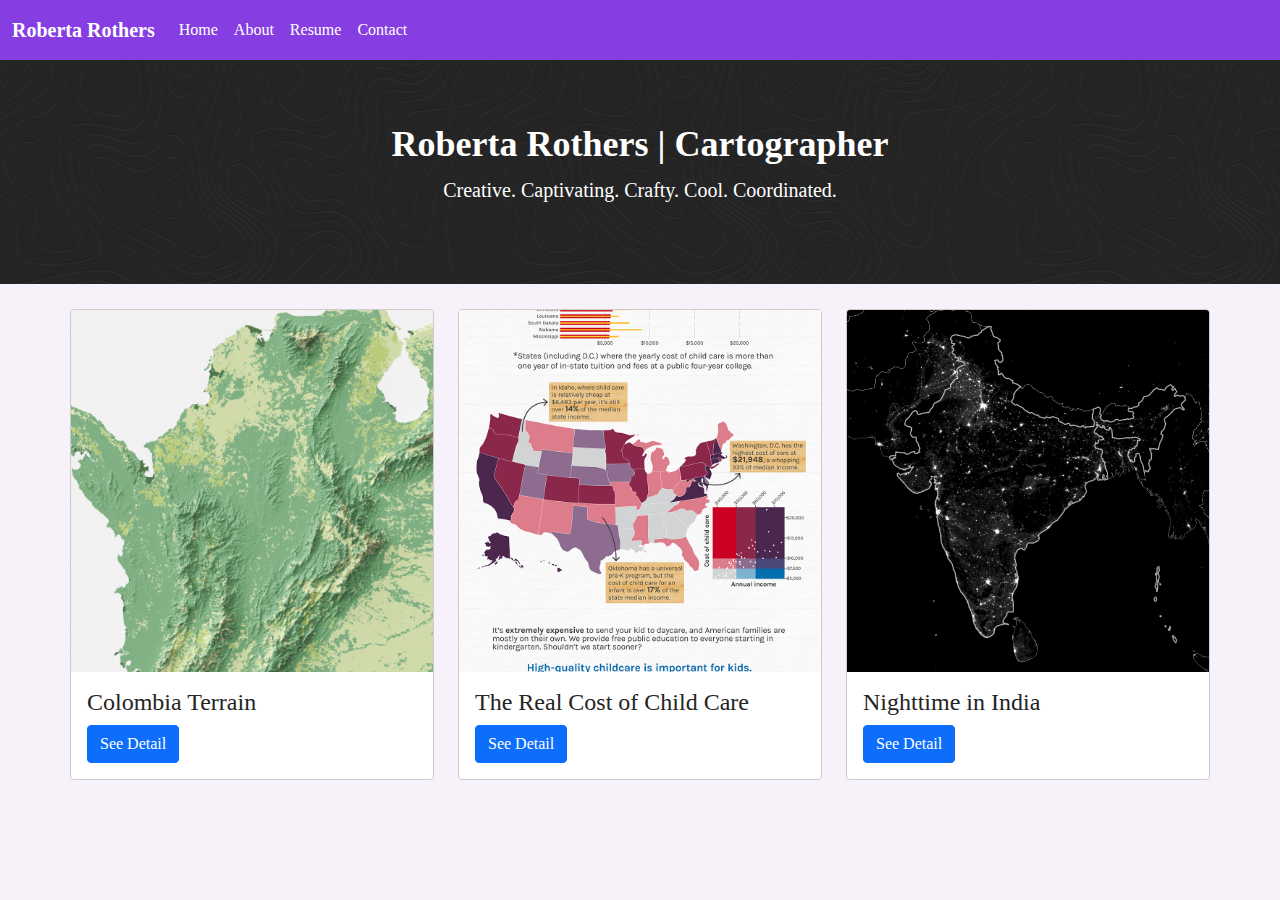
<file: index.html>
<!DOCTYPE html>
<html lang="en">

<head>
    <meta charset="utf-8">
    <meta name="viewport" content="width=device-width, initial-scale=1">
    <meta name="keywords" content="maps, cartography"/>
	<title>Roberta Rothers</title>

    <!--put your Bootstrap stylesheet links below this comment and above style.css-->
    <link rel="stylesheet" href="css/bootstrap.min.css">
    <link rel="stylesheet" href="css/style.css">
</head>

<body>
    <!-- Create the navbar -->
    <nav class="navbar navbar-expand-lg navbar-default">
        <!-- Container inside the navbar header to span the page -->
        <div class="container-fluid">
            <!-- Creates the navbar header -->
            <a class="navbar-brand" href="#">Roberta Rothers</a>
            <!-- This complex script is just for a hamburger button, which will appear on smaller screens -->
            <button class="navbar-toggler" type="button" data-bs-toggle="collapse" data-bs-target="#navbarNav" aria-controls="navbarNav" aria-expanded="false" aria-label="Toggle navigation">
                <svg width="1em" height="1em" viewBox="0 0 16 16" class="bi bi-list" xmlns="http://www.w3.org/2000/svg">
                    <path fill-rule="evenodd" d="M2.5 11.5A.5.5 0 0 1 3 11h10a.5.5 0 0 1 0 1H3a.5.5 0 0 1-.5-.5zm0-4A.5.5 0 0 1 3 7h10a.5.5 0 0 1 0 1H3a.5.5 0 0 1-.5-.5zm0-4A.5.5 0 0 1 3 3h10a.5.5 0 0 1 0 1H3a.5.5 0 0 1-.5-.5z" /></svg>
                <span class="menu"> Menu</span>
            </button>
            <!-- Links to include in navbar -->
            <div class="collapse navbar-collapse" id="navbarNav">
                <!-- Unordered list for links on navbar -->
                <ul class="navbar-nav">
                    <li class="nav-item">
                        <a class="nav-link active" aria-current="page" href="#">Home</a>
                    </li>
                    <li class="nav-item">
                        <a class="nav-link" href="about.html">About</a>
                    </li>
                    <li class="nav-item">
                        <a class="nav-link" href="resume.html">Resume</a>
                    </li>
                    <li class="nav-item">
                        <a class="nav-link" href="contact.html">Contact</a>
                    </li>
                </ul>
            </div> <!-- end .navbar-collapse -->
        </div> <!-- end .container-fluid -->
    </nav> <!-- end navigation bar -->  
	
	<div class="jumbotron">
		<div class="container">
            <h2>Roberta Rothers | Cartographer</h2>
            <p>Creative. Captivating. Crafty. Cool. Coordinated.</p>
        </div>
    </div>
	
    <div class="container">
        <div class="row">
            <div class="col-md-4">
                <div class="card">
                    <a href="portfolio/colombia.html">
                        <img class="card-img-top" src="assets/colombia-terrain-map-thumbnail.png" alt="colombia terrain map">
					</a>
                    <div class="card-body">
                        <h4 class="card-title">Colombia Terrain</h4>
                        <a href="portfolio/colombia.html" class="btn btn-primary">See Detail</a>
                    </div>
                </div>
            </div>
            <div class="col-md-4">
                <div class="card">
                    <a href="portfolio/childcare.html">
                        <img class="card-img-top" src="assets/cost-of-childcare-infographic-thumbnail.png" alt="cost of childcare in the united states infographic"></a>
                    <div class="card-body">
                        <h4 class="card-title">The Real Cost of Child Care</h4>
                        <a href="portfolio/childcare.html" class="btn btn-primary">See Detail</a>
                    </div>
                </div>
            </div>
            <div class="col-md-4">
                <div class="card">
                    <a href="portfolio/india.html">
                        <img class="card-img-top" src="assets/india-nighttime-thumbnail.png" alt="India nighttime lights"></a>
                    <div class="card-body">
                        <h4 class="card-title">Nighttime in India</h4>
                        <a href="portfolio/india.html" class="btn btn-primary">See Detail</a>
                    </div>
                </div>
            </div>
        </div>
    </div>

    <!--put your external script links here-->
    <script type="text/javascript" src="lib/jquery-3.5.1.min.js"></script>
    <script type="text/javascript" src="lib/bootstrap.min.js"></script>
</body>

</html>
</file>
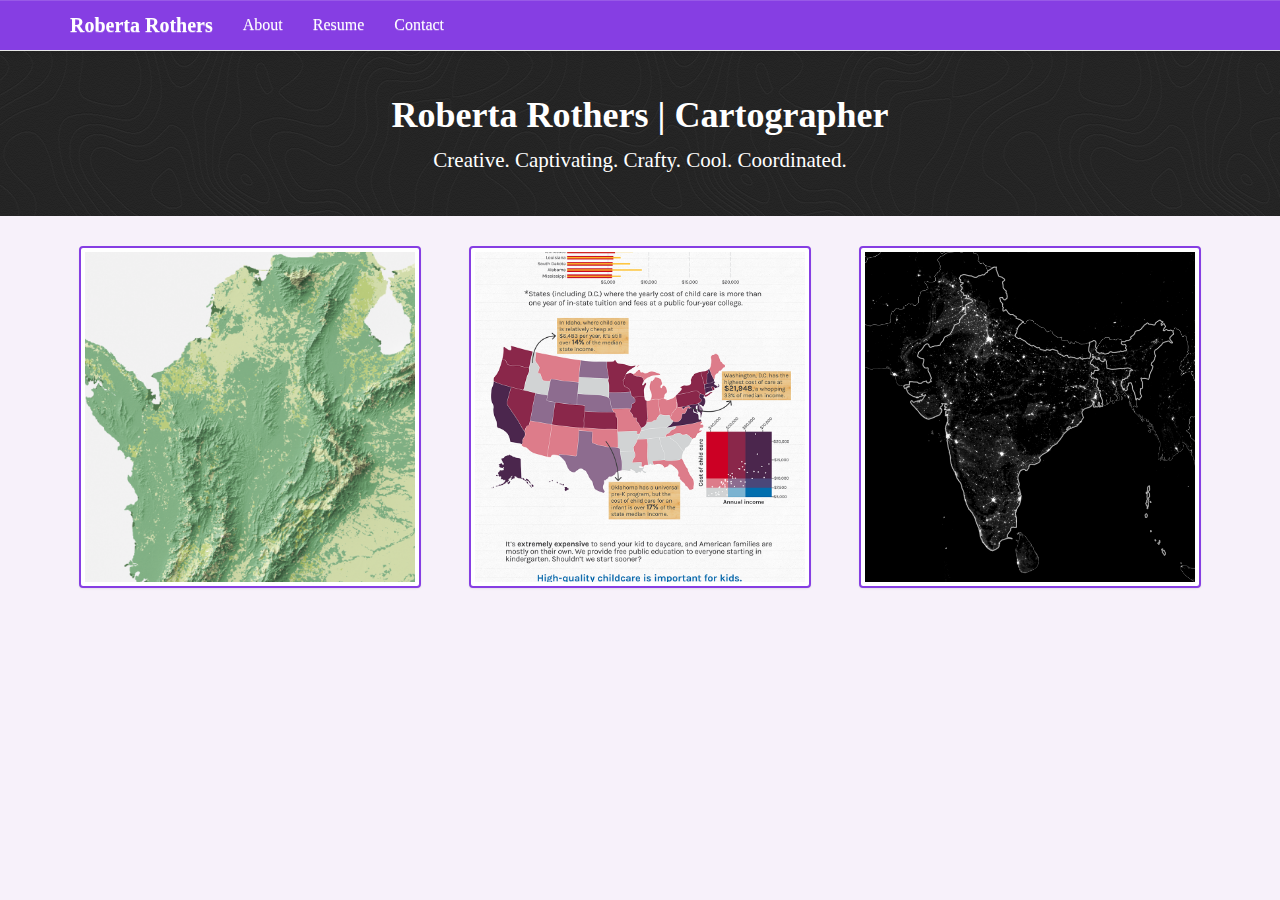
<file: old/index.html>
<!DOCTYPE html>
<html lang="en">
	<head>
		<meta charset="utf-8">
		<meta name="viewport" content="width=device-width, initial-scale=1">
		<title>Roberta Rothers</title>
		<!-- <link href='https://fonts.googleapis.com/css?family=Montserrat:400,700' rel='stylesheet' type='text/css'> -->

		<!--put your Bootstrap stylesheet links below this comment and above style.css-->
		<link rel="stylesheet" href="css/bootstrap.min.css">
		<link rel="stylesheet" href="css/bootstrap-theme.min.css">
		<link rel="stylesheet" href="css/style.css">
		<!--[if IE<9]>
			<link rel="stylesheet" href="css/style.ie.css">
		<![endif]-->
	</head>

	<body>
		<nav class="navbar navbar-default navbar-fixed-top main-navbar"> <!-- Creates the navbar -->
		  <div class="container">
		    <div class="navbar-header"> <!-- Creates the navbar header -->
					<button type="button" class="navbar-toggle collapsed" data-toggle="collapse" data-target="#navbar" aria-expanded="false" aria-controls="navbar">
		        <span class="sr-only">Toggle navigation</span> <!-- Used for screen readers for accessibility -->
						<span class="glyphicon glyphicon-menu-hamburger"></span><span class="menu"> Menu</span>
		      </button> <!-- Hamburger button for smaller devices -->
					<a class="navbar-brand" href="#">Roberta Rothers</a> <!-- Your website brand name -->
		    </div>

		    <div id="navbar" class="collapse navbar-collapse"> <!-- Links to include in navbar -->
		      <ul class="nav navbar-nav">  <!-- Unordered list for links on navbar -->
		        <li><a href="about.html">About</a></li>
						<li><a href="resume.html">Resume</a></li>
		        <li><a href="contact.html">Contact</a></li>
		      </ul>
		    </div> <!-- end .navbar-collapse -->
		  </div> <!-- end .container -->
		</nav> <!-- end navigation bar -->

		<div class="jumbotron">
			<div class="container">
				<h2>Roberta Rothers | Cartographer</h2>
				<p>Creative. Captivating. Crafty. Cool. Coordinated.</p>
			</div>
		</div>
		<div class="container">
			<div class="row">
				<div class="col-md-4">
					<div class="thumbnail portfolio-thumbnail center-block">
						<a href="portfolio/colombia.html">
							<img src="assets/colombia-terrain-map-thumbnail.png" alt="colombia terrain map" />
						</a>
					</div>
				</div>
				<div class="col-md-4">
					<div class="thumbnail portfolio-thumbnail center-block">
						<a href="portfolio/childcare.html">
							<img src="assets/cost-of-childcare-infographic-thumbnail.png" alt="cost of childcare in the united states infographic" />
						</a>
					</div>
				</div>
				<div class="col-md-4">
					<div class="thumbnail portfolio-thumbnail center-block">
						<a href="portfolio/india.html">
							<img src="assets/india-nighttime-thumbnail.png" alt="India nighttime lights" />
						</a>
					</div>
				</div>
			</div>
		</div>

		<!--put your external script links here-->
		<script type="text/javascript" src="lib/jquery-1.11.3.js"></script>
		<script type="text/javascript" src="lib/bootstrap.min.js"></script>
	</body>
</html>
</file>
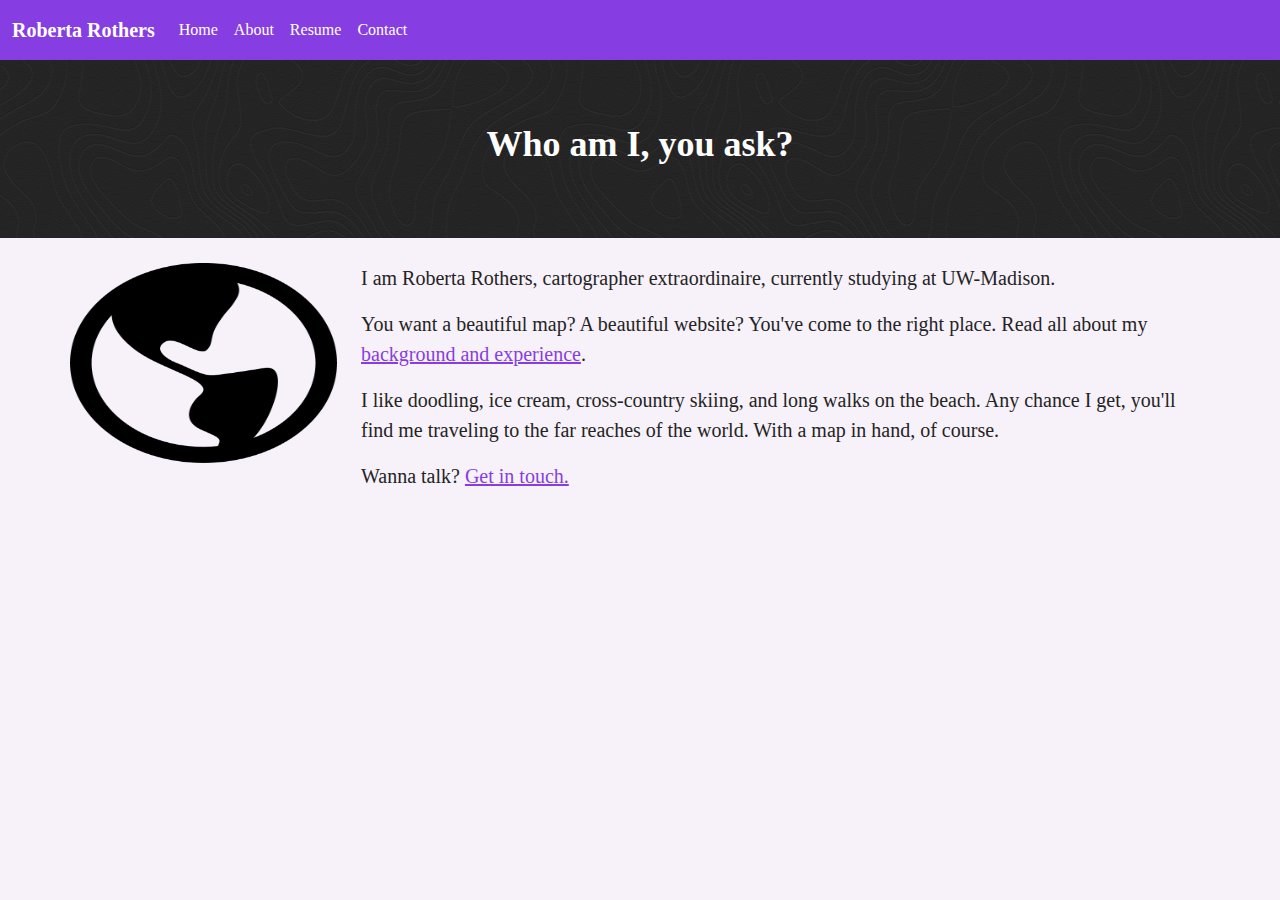
<file: about.html>
<!DOCTYPE html>
<html lang="en">

<head>
    <meta charset="utf-8">
    <meta name="viewport" content="width=device-width, initial-scale=1">
    <title>Roberta Rothers</title>
    <!-- <link href='https://fonts.googleapis.com/css?family=Montserrat:400,700' rel='stylesheet' type='text/css'> -->

    <!--put your Bootstrap stylesheet links below this comment and above style.css-->
    <link rel="stylesheet" href="css/bootstrap.min.css">
    <link rel="stylesheet" href="css/style.css">
</head>

<body>
    <!-- Create the navbar -->
    <nav class="navbar navbar-expand-lg navbar-default">
        <!-- Container inside the navbar header to span the page -->
        <div class="container-fluid">
            <!-- Creates the navbar header -->
            <a class="navbar-brand" href="#">Roberta Rothers</a>
            <!-- This complex script is just for a hamburger button, which will appear on smaller screens -->
            <button class="navbar-toggler" type="button" data-bs-toggle="collapse" data-bs-target="#navbarNav" aria-controls="navbarNav" aria-expanded="false" aria-label="Toggle navigation">
                <svg width="1em" height="1em" viewBox="0 0 16 16" class="bi bi-list" xmlns="http://www.w3.org/2000/svg">
                    <path fill-rule="evenodd" d="M2.5 11.5A.5.5 0 0 1 3 11h10a.5.5 0 0 1 0 1H3a.5.5 0 0 1-.5-.5zm0-4A.5.5 0 0 1 3 7h10a.5.5 0 0 1 0 1H3a.5.5 0 0 1-.5-.5zm0-4A.5.5 0 0 1 3 3h10a.5.5 0 0 1 0 1H3a.5.5 0 0 1-.5-.5z" /></svg>
                <span class="menu"> Menu</span>
            </button>
            <!-- Links to include in navbar -->
            <div class="collapse navbar-collapse" id="navbarNav">
                <!-- Unordered list for links on navbar -->
                <ul class="navbar-nav">
                    <li class="nav-item">
                        <a class="nav-link active" aria-current="page" href="#">Home</a>
                    </li>
                    <li class="nav-item">
                        <a class="nav-link" href="about.html">About</a>
                    </li>
                    <li class="nav-item">
                        <a class="nav-link" href="resume.html">Resume</a>
                    </li>
                    <li class="nav-item">
                        <a class="nav-link" href="contact.html">Contact</a>
                    </li>
                </ul>
            </div> <!-- end .navbar-collapse -->
        </div> <!-- end .container-fluid -->
    </nav> <!-- end navigation bar -->  

    <div class="jumbotron">
        <div class="container">
            <h2>Who am I, you ask?</h2>
        </div>
    </div>

    <div class="container">
        <div class="row">
            <div class="col-md- col-md-offset-0 col-sm-3 col-sm-offset-0 col-xs-6 col-xs-offset-3">

                <img src="assets/about-world.png" alt="world icon" class="img-responsive center-block" id="about-world" />

            </div>
            <div class="col-md-9 col-md-offset-0 col-sm-9 col-sm-offset-0 col-xs-10 col-xs-offset-1">
                <p>
                    I am Roberta Rothers, cartographer extraordinaire, currently studying at UW-Madison.
                </p>
                <p>
                    You want a beautiful map? A beautiful website? You've come to the right place. Read all about my <a href="resume.html">background and experience</a>.
                </p>
                <p>
                    I like doodling, ice cream, cross-country skiing, and long walks on the beach. Any chance I get, you'll find me traveling to the far reaches of the world. With a map in hand, of course.
                </p>
                <p>
                    Wanna talk? <a href="contact.html">Get in touch.</a>
                </p>
            </div>
        </div>
    </div>

    <!--put your external script links here-->
    <script type="text/javascript" src="lib/jquery-3.5.1.min.js"></script>
    <script type="text/javascript" src="lib/bootstrap.min.js"></script>
</body>

</html>
</file>
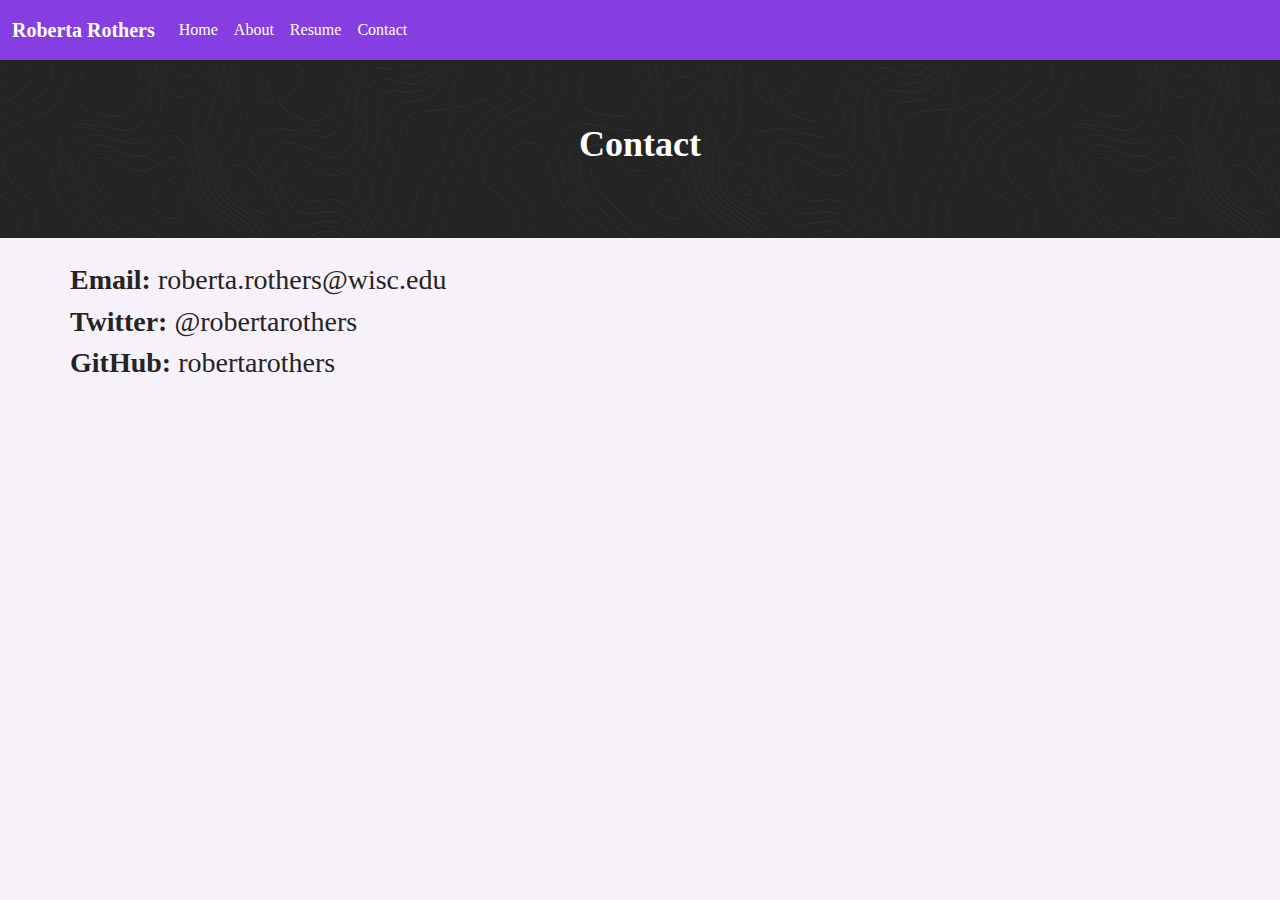
<file: contact.html>
<!DOCTYPE html>
<html lang="en">

<head>
    <meta charset="utf-8">
    <meta name="viewport" content="width=device-width, initial-scale=1">
    <title>Roberta Rothers</title>
    <!-- <link href='https://fonts.googleapis.com/css?family=Montserrat:400,700' rel='stylesheet' type='text/css'> -->

    <!--put your Bootstrap stylesheet links below this comment and above style.css-->
    <link rel="stylesheet" href="css/bootstrap.min.css">
    <link rel="stylesheet" href="css/style.css">
</head>

<body>
    <!-- Create the navbar -->
    <nav class="navbar navbar-expand-lg navbar-default">
        <!-- Container inside the navbar header to span the page -->
        <div class="container-fluid">
            <!-- Creates the navbar header -->
            <a class="navbar-brand" href="#">Roberta Rothers</a>
            <!-- This complex script is just for a hamburger button, which will appear on smaller screens -->
            <button class="navbar-toggler" type="button" data-bs-toggle="collapse" data-bs-target="#navbarNav" aria-controls="navbarNav" aria-expanded="false" aria-label="Toggle navigation">
                <svg width="1em" height="1em" viewBox="0 0 16 16" class="bi bi-list" xmlns="http://www.w3.org/2000/svg">
                    <path fill-rule="evenodd" d="M2.5 11.5A.5.5 0 0 1 3 11h10a.5.5 0 0 1 0 1H3a.5.5 0 0 1-.5-.5zm0-4A.5.5 0 0 1 3 7h10a.5.5 0 0 1 0 1H3a.5.5 0 0 1-.5-.5zm0-4A.5.5 0 0 1 3 3h10a.5.5 0 0 1 0 1H3a.5.5 0 0 1-.5-.5z" /></svg>
                <span class="menu"> Menu</span>
            </button>
            <!-- Links to include in navbar -->
            <div class="collapse navbar-collapse" id="navbarNav">
                <!-- Unordered list for links on navbar -->
                <ul class="navbar-nav">
                    <li class="nav-item">
                        <a class="nav-link active" aria-current="page" href="#">Home</a>
                    </li>
                    <li class="nav-item">
                        <a class="nav-link" href="about.html">About</a>
                    </li>
                    <li class="nav-item">
                        <a class="nav-link" href="resume.html">Resume</a>
                    </li>
                    <li class="nav-item">
                        <a class="nav-link" href="contact.html">Contact</a>
                    </li>
                </ul>
            </div> <!-- end .navbar-collapse -->
        </div> <!-- end .container-fluid -->
    </nav> <!-- end navigation bar -->  

    <div class="jumbotron">
        <div class="container">
            <h2>Contact</h2>
        </div>
    </div>

    <div class="container">
        <div class="row">
            <div class="col-md-8 col-md-offset-2 col-xs-10 col-xs-offset-1">
                <h3><strong>Email:</strong> roberta.rothers@wisc.edu</h3>
                <h3><strong>Twitter:</strong> @robertarothers</h3>
                <h3><strong>GitHub:</strong> robertarothers</h3>
            </div>
        </div>
    </div>


    <!--put your external script links here-->
    <script type="text/javascript" src="lib/jquery-3.5.1.min.js"></script>
    <script type="text/javascript" src="lib/bootstrap.min.js"></script>
</body>

</html>
</file>
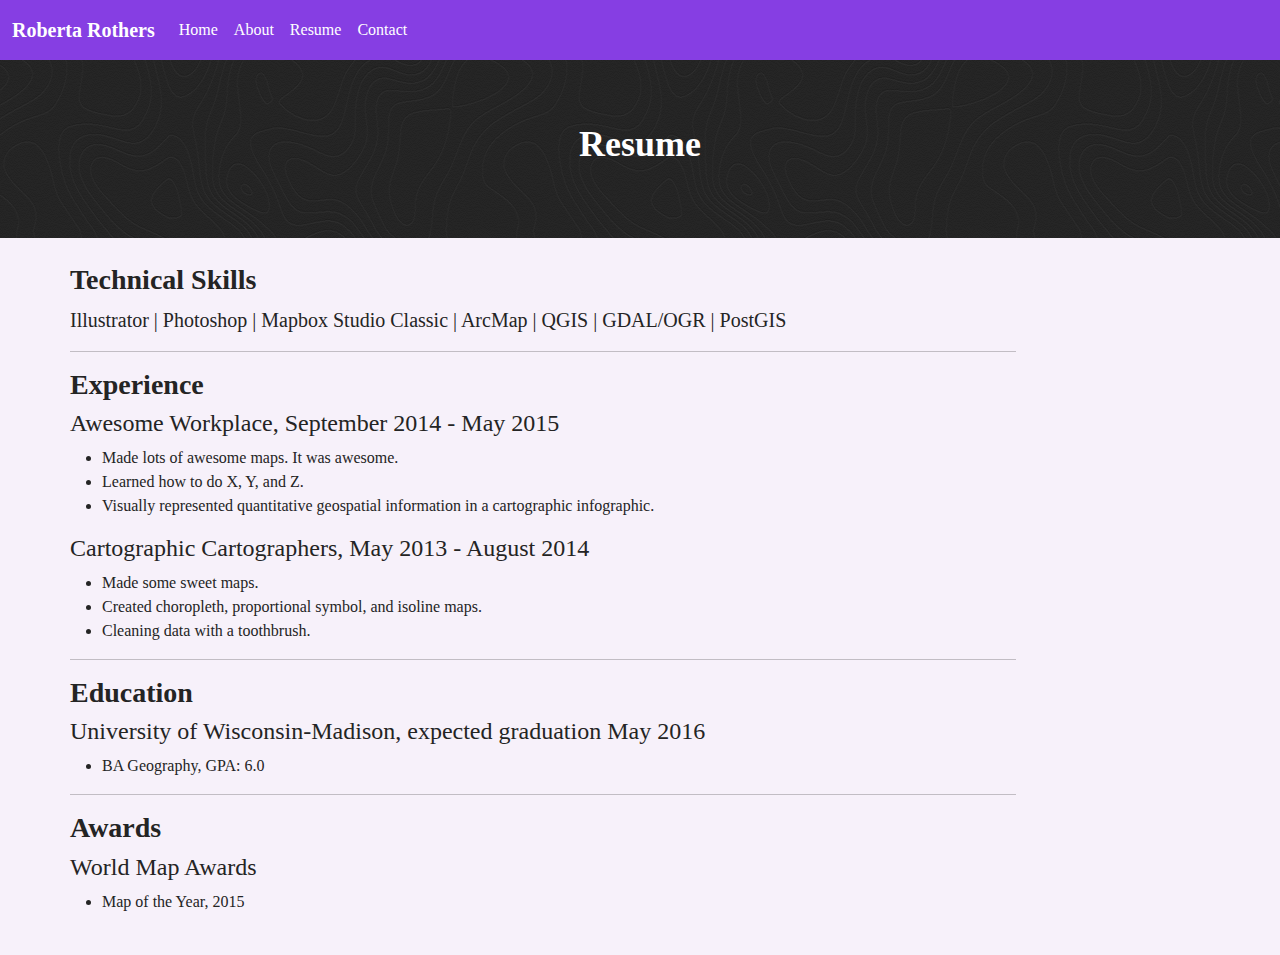
<file: resume.html>
<!DOCTYPE html>
<html lang="en">

<head>
    <meta charset="utf-8">
    <meta name="viewport" content="width=device-width, initial-scale=1">
    <title>Roberta Rothers</title>
    <!-- <link href='https://fonts.googleapis.com/css?family=Montserrat:400,700' rel='stylesheet' type='text/css'> -->

    <!--put your Bootstrap stylesheet links below this comment and above style.css-->
    <link rel="stylesheet" href="css/bootstrap.min.css">
    <link rel="stylesheet" href="css/style.css">
</head>

<body>
    <!-- Create the navbar -->
    <nav class="navbar navbar-expand-lg navbar-default">
        <!-- Container inside the navbar header to span the page -->
        <div class="container-fluid">
            <!-- Creates the navbar header -->
            <a class="navbar-brand" href="#">Roberta Rothers</a>
            <!-- This complex script is just for a hamburger button, which will appear on smaller screens -->
            <button class="navbar-toggler" type="button" data-bs-toggle="collapse" data-bs-target="#navbarNav" aria-controls="navbarNav" aria-expanded="false" aria-label="Toggle navigation">
                <svg width="1em" height="1em" viewBox="0 0 16 16" class="bi bi-list" xmlns="http://www.w3.org/2000/svg">
                    <path fill-rule="evenodd" d="M2.5 11.5A.5.5 0 0 1 3 11h10a.5.5 0 0 1 0 1H3a.5.5 0 0 1-.5-.5zm0-4A.5.5 0 0 1 3 7h10a.5.5 0 0 1 0 1H3a.5.5 0 0 1-.5-.5zm0-4A.5.5 0 0 1 3 3h10a.5.5 0 0 1 0 1H3a.5.5 0 0 1-.5-.5z" /></svg>
                <span class="menu"> Menu</span>
            </button>
            <!-- Links to include in navbar -->
            <div class="collapse navbar-collapse" id="navbarNav">
                <!-- Unordered list for links on navbar -->
                <ul class="navbar-nav">
                    <li class="nav-item">
                        <a class="nav-link active" aria-current="page" href="#">Home</a>
                    </li>
                    <li class="nav-item">
                        <a class="nav-link" href="about.html">About</a>
                    </li>
                    <li class="nav-item">
                        <a class="nav-link" href="resume.html">Resume</a>
                    </li>
                    <li class="nav-item">
                        <a class="nav-link" href="contact.html">Contact</a>
                    </li>
                </ul>
            </div> <!-- end .navbar-collapse -->
        </div> <!-- end .container-fluid -->
    </nav> <!-- end navigation bar -->  

    <div class="jumbotron">
        <div class="container">
            <h2>Resume</h2>
        </div>
    </div>

    <div class="container">
        <div class="row">
            <div class="col-md-10 col-md-offset-1 resume">
                <h3>Technical Skills</h3>
                <p>
                    Illustrator | Photoshop | Mapbox Studio Classic | ArcMap | QGIS | GDAL/OGR | PostGIS
                </p>
                <hr>
                <h3>Experience</h3>
                <h4>Awesome Workplace, September 2014 - May 2015</h4>
                <ul>
                    <li>Made lots of awesome maps. It was awesome.</li>
                    <li>Learned how to do X, Y, and Z.</li>
                    <li>Visually represented quantitative geospatial information in a cartographic infographic.</li>
                </ul>
                <h4>Cartographic Cartographers, May 2013 - August 2014</h4>
                <ul>
                    <li>Made some sweet maps.</li>
                    <li>Created choropleth, proportional symbol, and isoline maps.</li>
                    <li>Cleaning data with a toothbrush.</li>
                </ul>
                <hr>
                <h3>Education</h3>
                <h4>University of Wisconsin-Madison, expected graduation May 2016</h4>
                <ul>
                    <li>BA Geography, GPA: 6.0</li>
                </ul>
                <hr>
                <h3>Awards</h3>
                <h4>World Map Awards</h4>
                <ul>
                    <li>Map of the Year, 2015</li>
                </ul>
            </div>
        </div>
    </div>

    <!--put your external script links here-->
    <script type="text/javascript" src="lib/jquery-3.5.1.min.js"></script>
    <script type="text/javascript" src="lib/bootstrap.min.js"></script>
</body>

</html>
</file>
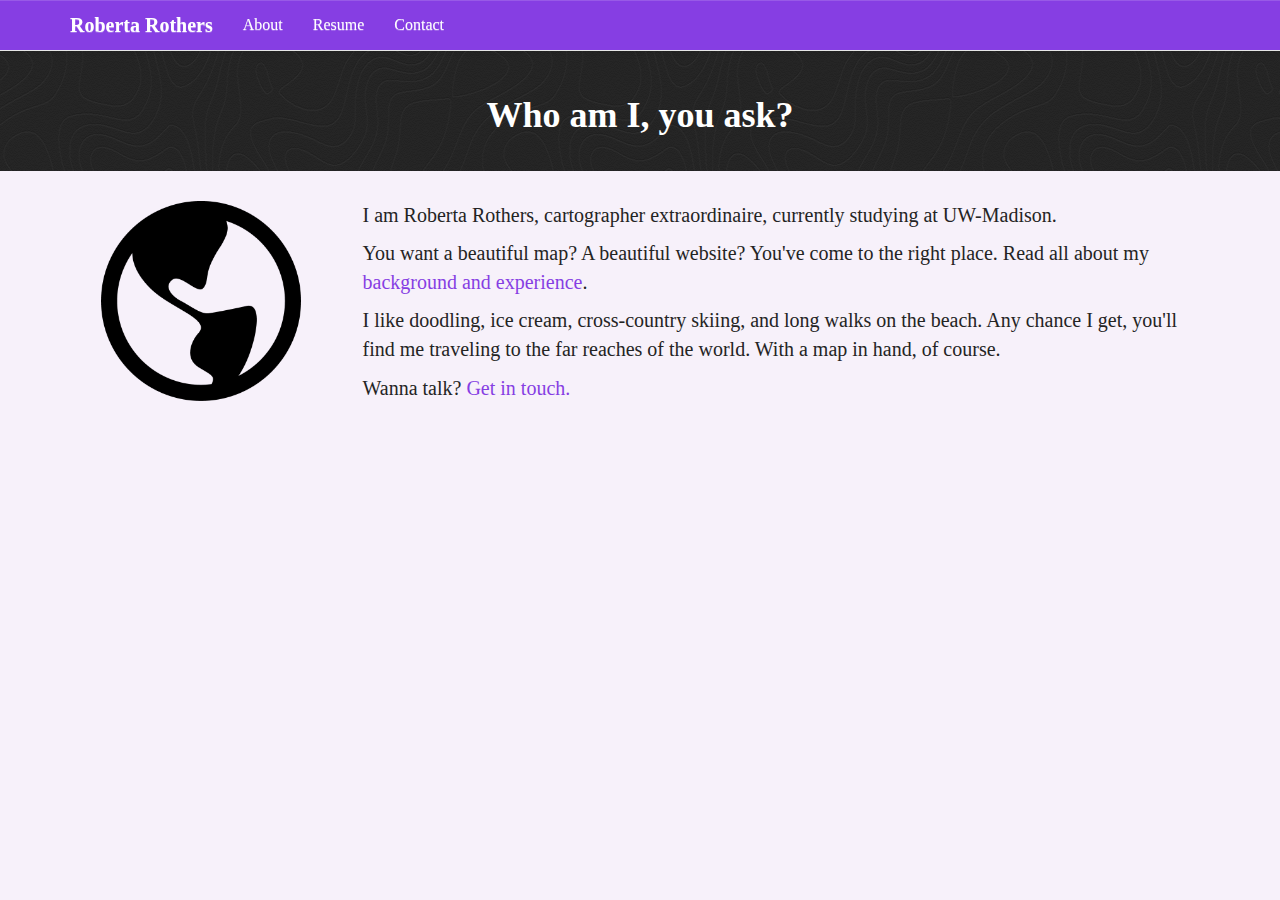
<file: old/about.html>
<!DOCTYPE html>
<html lang="en">
	<head>
		<meta charset="utf-8">
		<meta name="viewport" content="width=device-width, initial-scale=1">
		<title>Roberta Rothers</title>
		<!-- <link href='https://fonts.googleapis.com/css?family=Montserrat:400,700' rel='stylesheet' type='text/css'> -->

		<!--put your Bootstrap stylesheet links below this comment and above style.css-->
		<link rel="stylesheet" href="css/bootstrap.min.css">
		<link rel="stylesheet" href="css/bootstrap-theme.min.css">
		<link rel="stylesheet" href="css/style.css">
		<!--[if IE<9]>
			<link rel="stylesheet" href="css/style.ie.css">
		<![endif]-->
	</head>

	<body>
		<nav class="navbar navbar-default navbar-fixed-top navbar-about"> <!-- Create the navbar -->
      <div class="container">
        <div class="navbar-header"> <!-- Create the navbar -->
          <button type="button" class="navbar-toggle collapsed" data-toggle="collapse" data-target="#navbar" aria-expanded="false" aria-controls="navbar">
            <span class="sr-only">Toggle navigation</span>
						<span class="glyphicon glyphicon-menu-hamburger"></span><span class="mobile-menu"> Menu</span>
		      </button> <!-- Hamburger button for smaller devices -->
					<a class="navbar-brand" href="index.html">Roberta Rothers</a> <!-- Brand -->
		    </div>

		    <!-- Collect the nav links, forms, and other content for toggling -->
		    <div id="navbar" class="collapse navbar-collapse">
		      <ul class="nav navbar-nav">
		        <li><a href="about.html">About</a></li>
						<li><a href="resume.html">Resume</a></li>
		        <li><a href="contact.html">Contact</a></li>
		      </ul>
		    </div> <!--/.navbar-collapse -->
		  </div> <!--/.container -->
		</nav> <!--/navigation bar -->

		<div class="jumbotron">
			<div class="container">
				<h2>Who am I, you ask?</h2>
			</div>
		</div>

		<div class="container">
			<div class="row">
				<div class="col-md-3 col-md-offset-0 col-sm-3 col-sm-offset-0 col-xs-6 col-xs-offset-3">
					<img src="assets/about-world.png" alt="world icon" class="img-responsive center-block" id="about-world" />
				</div>
				<div class="col-md-9 col-md-offset-0 col-sm-9 col-sm-offset-0 col-xs-10 col-xs-offset-1">
						<p>
							I am Roberta Rothers, cartographer extraordinaire, currently studying at UW-Madison.
						</p>
						<p>
							You want a beautiful map? A beautiful website? You've come to the right place. Read all about my <a href="resume.html">background and experience</a>.
						</p>
						<p>
							I like doodling, ice cream, cross-country skiing, and long walks on the beach. Any chance I get, you'll find me traveling to the far reaches of the world. With a map in hand, of course.
						</p>
						<p>
							Wanna talk? <a href="contact.html">Get in touch.</a>
						</p>
				</div>
			</div>
		</div>

		<!--put your external script links here-->
		<script type="text/javascript" src="lib/jquery-1.11.3.js"></script>
		<script type="text/javascript" src="lib/bootstrap.min.js"></script>
	</body>
</html>
</file>
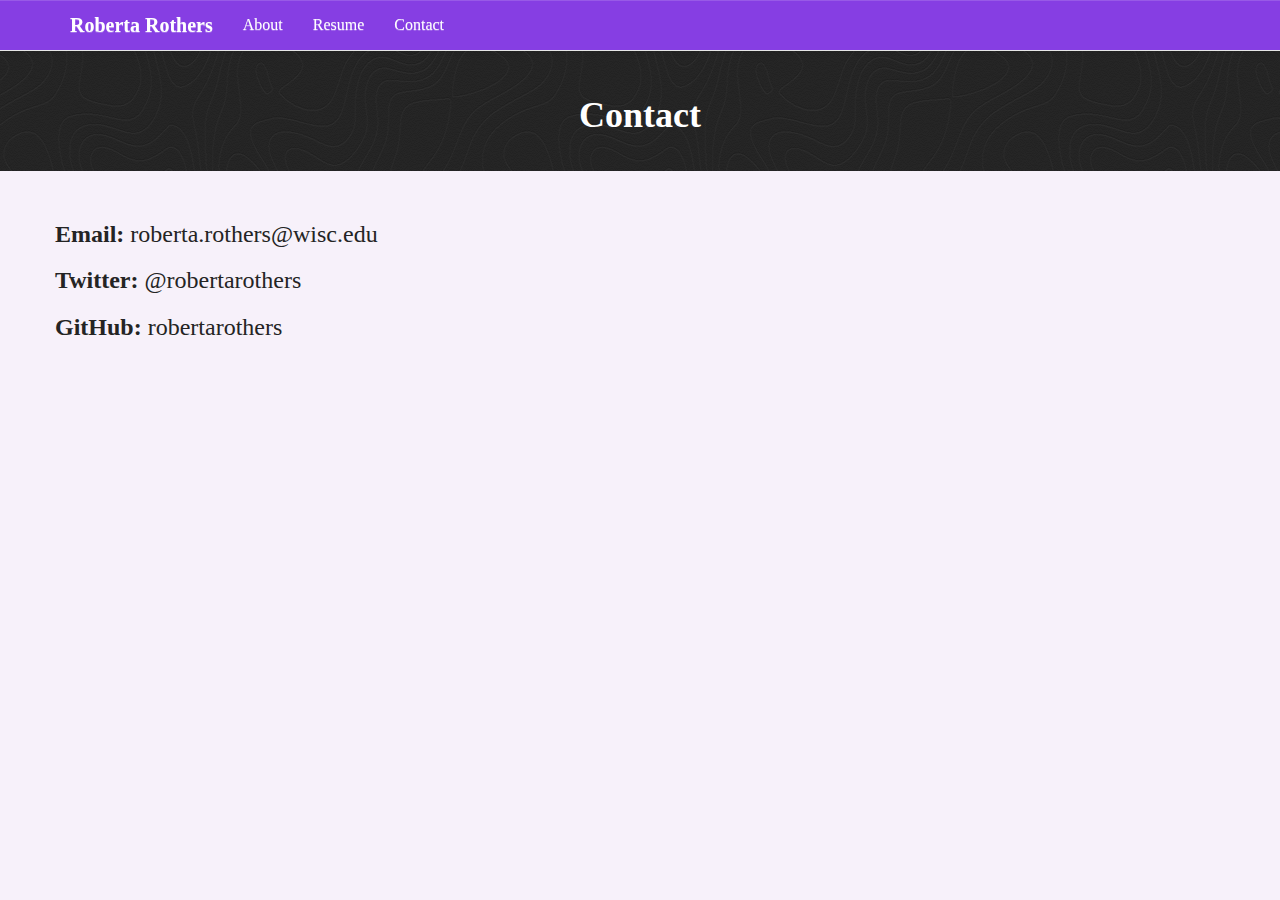
<file: old/contact.html>
<!DOCTYPE html>
<html lang="en">
	<head>
		<meta charset="utf-8">
		<meta name="viewport" content="width=device-width, initial-scale=1">
		<title>Roberta Rothers</title>
		<!-- <link href='https://fonts.googleapis.com/css?family=Montserrat:400,700' rel='stylesheet' type='text/css'> -->

		<!--put your Bootstrap stylesheet links below this comment and above style.css-->
		<link rel="stylesheet" href="css/bootstrap.min.css">
		<link rel="stylesheet" href="css/bootstrap-theme.min.css">
		<link rel="stylesheet" href="css/style.css">
		<!--[if IE<9]>
			<link rel="stylesheet" href="css/style.ie.css">
		<![endif]-->
	</head>

	<body>
		<nav class="navbar navbar-default navbar-fixed-top"> <!-- Create the navbar -->
      <div class="container">
        <div class="navbar-header"> <!-- Create the navbar -->
          <button type="button" class="navbar-toggle collapsed" data-toggle="collapse" data-target="#navbar" aria-expanded="false" aria-controls="navbar">
            <span class="sr-only">Toggle navigation</span>
						<span class="glyphicon glyphicon-menu-hamburger"></span><span class="mobile-menu"> Menu</span>
		      </button> <!-- Hamburger button for smaller devices -->
					<a class="navbar-brand" href="index.html">Roberta Rothers</a> <!-- Brand -->
		    </div>

		    <!-- Collect the nav links, forms, and other content for toggling -->
		    <div id="navbar" class="collapse navbar-collapse">
		      <ul class="nav navbar-nav">
		        <li><a href="about.html">About</a></li>
						<li><a href="resume.html">Resume</a></li>
		        <li><a href="contact.html">Contact</a></li>
		      </ul>
		    </div> <!--/.navbar-collapse -->
		  </div> <!--/.container -->
		</nav> <!--/navigation bar -->

    <div class="jumbotron">
      <div class="container">
        <h2>Contact</h2>
      </div>
    </div>

    <div class="container">
      <div class="row">
          <h3><strong>Email:</strong> roberta.rothers@wisc.edu</h2>
          <h3><strong>Twitter:</strong> @robertarothers</h2>
          <h3><strong>GitHub:</strong> robertarothers</h2>
      </div>
    </div>


		<!--put your external script links here-->
		<script type="text/javascript" src="lib/jquery-1.11.3.js"></script>
		<script type="text/javascript" src="lib/bootstrap.min.js"></script>
	</body>
</html>
</file>
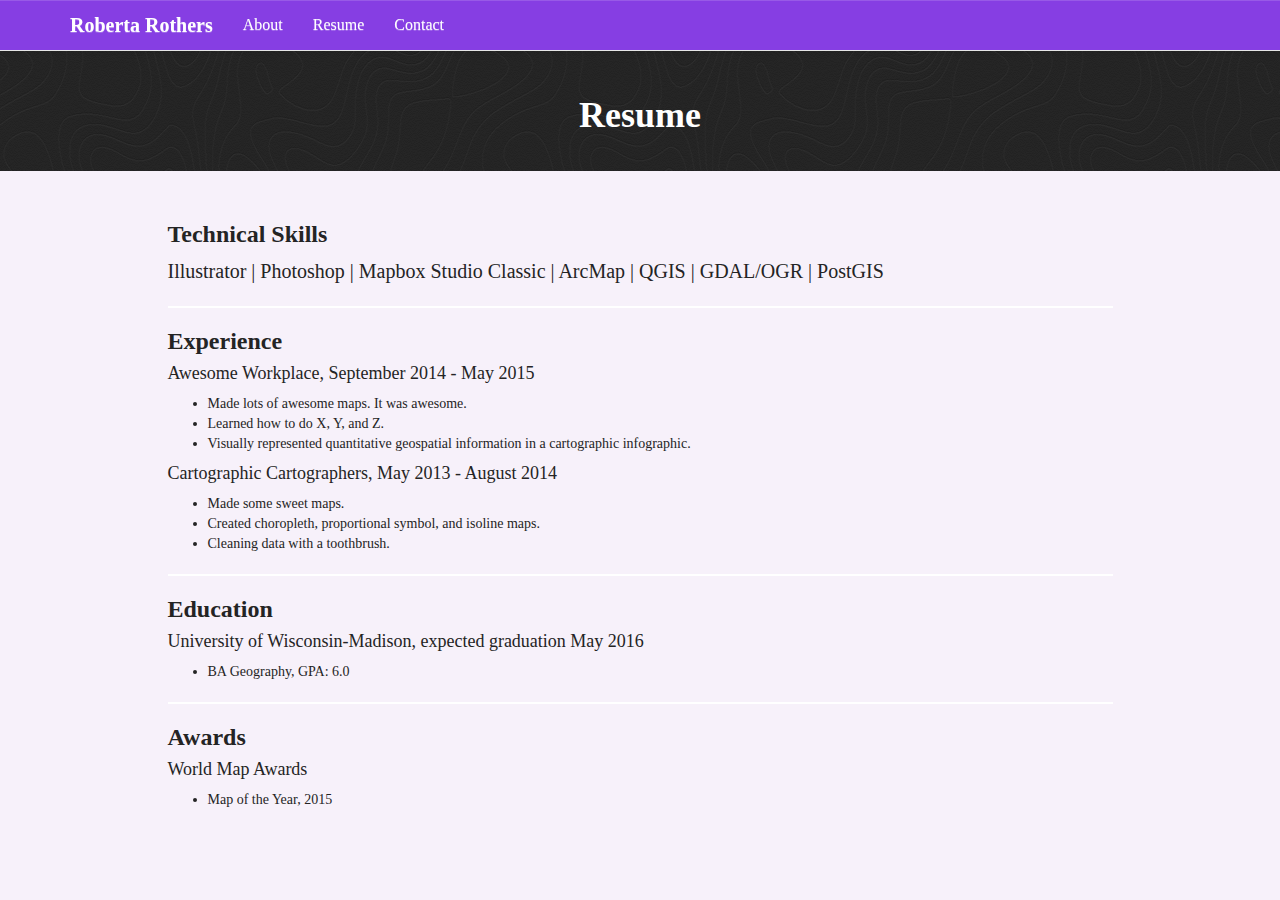
<file: old/resume.html>
<!DOCTYPE html>
<html lang="en">
	<head>
		<meta charset="utf-8">
		<meta name="viewport" content="width=device-width, initial-scale=1">
		<title>Roberta Rothers</title>
		<!-- <link href='https://fonts.googleapis.com/css?family=Montserrat:400,700' rel='stylesheet' type='text/css'> -->

		<!--put your Bootstrap stylesheet links below this comment and above style.css-->
		<link rel="stylesheet" href="css/bootstrap.min.css">
		<link rel="stylesheet" href="css/bootstrap-theme.min.css">
		<link rel="stylesheet" href="css/style.css">
		<!--[if IE<9]>
			<link rel="stylesheet" href="css/style.ie.css">
		<![endif]-->
	</head>

	<body>
		<nav class="navbar navbar-default navbar-fixed-top"> <!-- Create the navbar -->
      <div class="container">
        <div class="navbar-header"> <!-- Create the navbar -->
          <button type="button" class="navbar-toggle collapsed" data-toggle="collapse" data-target="#navbar" aria-expanded="false" aria-controls="navbar">
            <span class="sr-only">Toggle navigation</span>
						<span class="glyphicon glyphicon-menu-hamburger"></span><span class="mobile-menu"> Menu</span>
		      </button> <!-- Hamburger button for smaller devices -->
					<a class="navbar-brand" href="index.html">Roberta Rothers</a> <!-- Brand -->
		    </div>

		    <!-- Collect the nav links, forms, and other content for toggling -->
		    <div id="navbar" class="collapse navbar-collapse">
		      <ul class="nav navbar-nav">
		        <li><a href="about.html">About</a></li>
						<li><a href="resume.html">Resume</a></li>
		        <li><a href="contact.html">Contact</a></li>
		      </ul>
		    </div> <!--/.navbar-collapse -->
		  </div> <!--/.container -->
		</nav> <!--/navigation bar -->

		<div class="jumbotron">
      <div class="container">
        <h2>Resume</h2>
      </div>
    </div>

    <div class="container">
      <div class="row">
        <div class="col-md-10 col-md-offset-1 resume">
          <h3>Technical Skills</h3>
          <p>
            Illustrator | Photoshop | Mapbox Studio Classic | ArcMap | QGIS | GDAL/OGR | PostGIS
          </p>
          <hr>
          <h3>Experience</h3>
          <h4>Awesome Workplace, September 2014 - May 2015</h4>
          <ul>
            <li>Made lots of awesome maps. It was awesome.</li>
            <li>Learned how to do X, Y, and Z.</li>
            <li>Visually represented quantitative geospatial information in a cartographic infographic.</li>
          </ul>
          <h4>Cartographic Cartographers, May 2013 - August 2014</h4>
          <ul>
            <li>Made some sweet maps.</li>
            <li>Created choropleth, proportional symbol, and isoline maps.</li>
            <li>Cleaning data with a toothbrush.</li>
          </ul>
          <hr>
          <h3>Education</h3>
          <h4>University of Wisconsin-Madison, expected graduation May 2016</h4>
          <ul>
            <li>BA Geography, GPA: 6.0</li>
          </ul>
          <hr>
          <h3>Awards</h3>
          <h4>World Map Awards</h4>
          <ul>
            <li>Map of the Year, 2015</li>
          </ul>
        </div>

        </div>

      </div>

    </div>

		<!--put your external script links here-->
		<script type="text/javascript" src="lib/jquery-1.11.3.js"></script>
		<script type="text/javascript" src="lib/bootstrap.min.js"></script>
	</body>
</html>
</file>
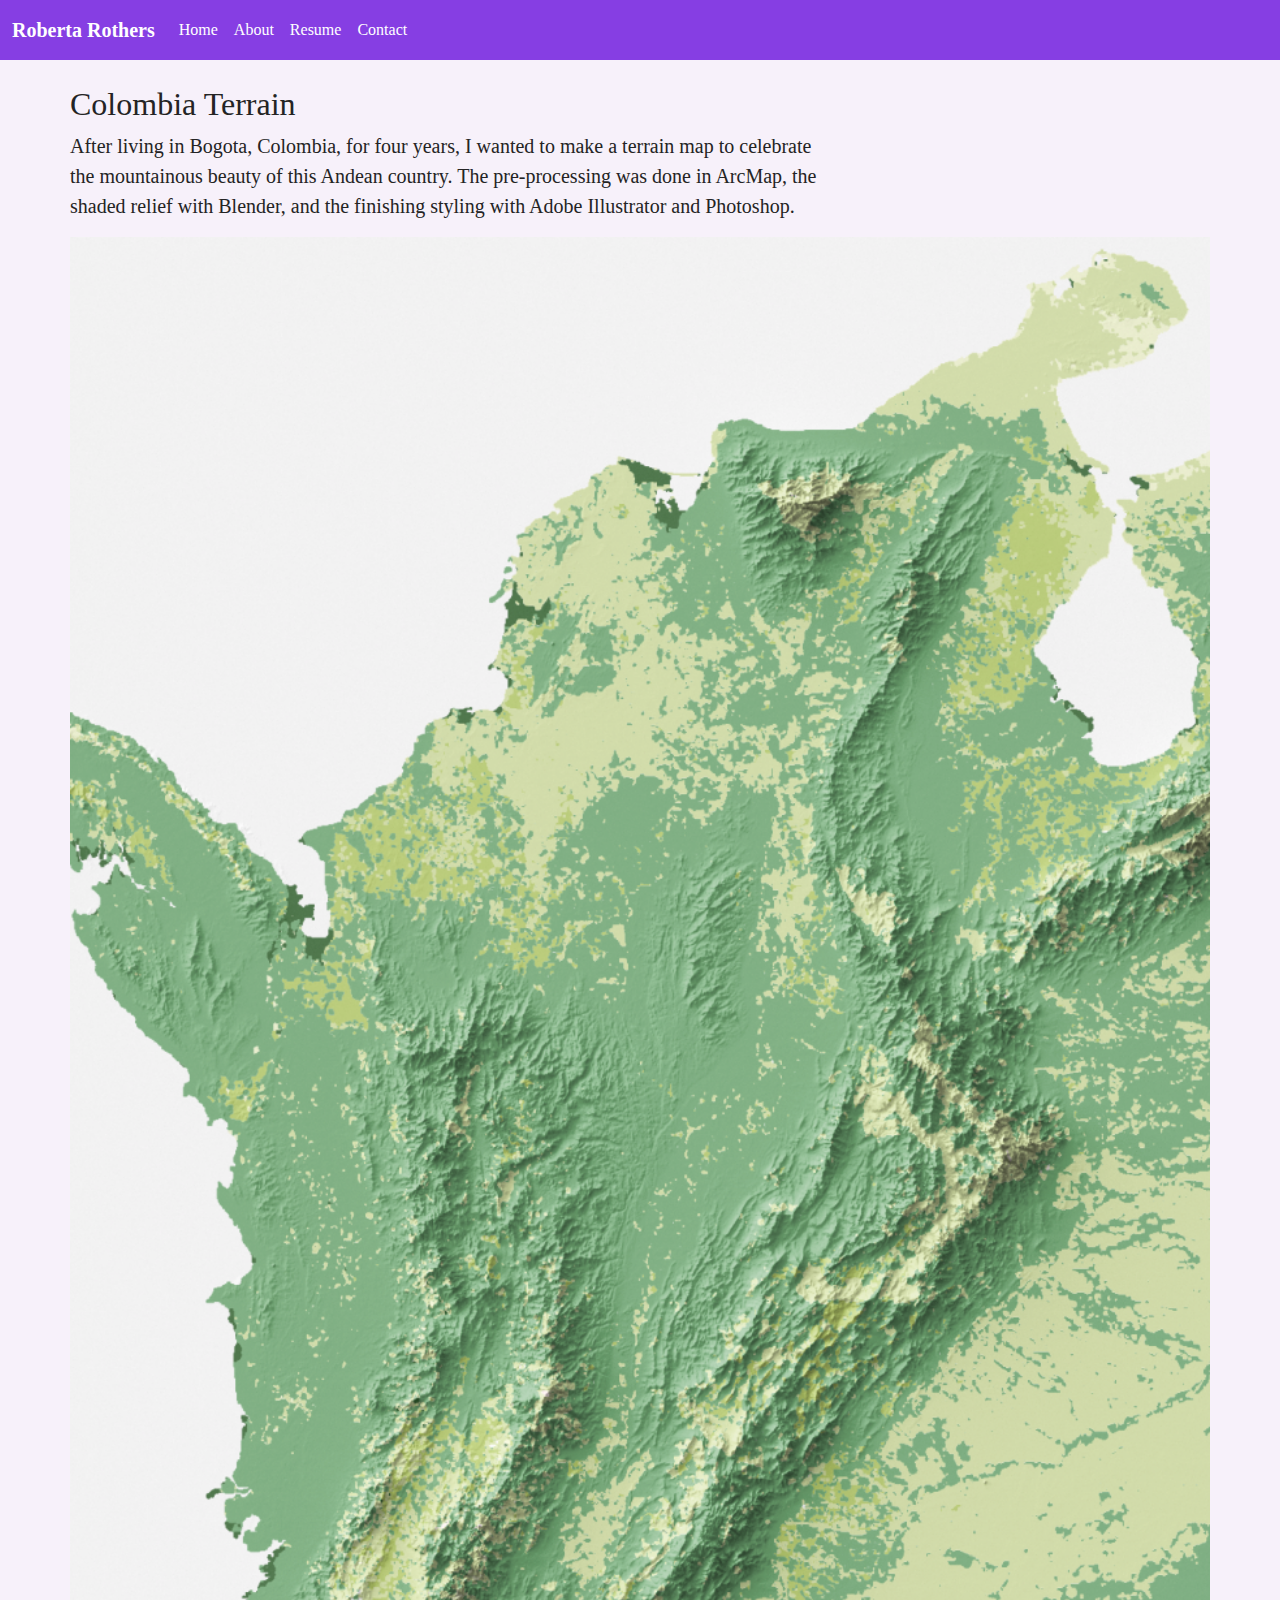
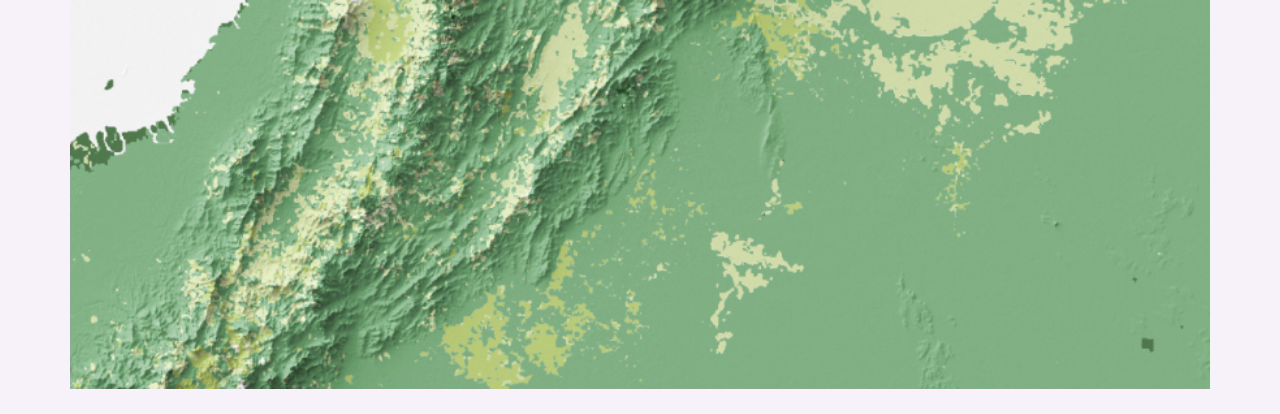
<file: portfolio/colombia.html>
<!DOCTYPE html>
<html lang="en">
    
<head>
    <meta charset="utf-8">
    <meta name="viewport" content="width=device-width, initial-scale=1">
    <title>Roberta Rothers</title>
    <!-- <link href='https://fonts.googleapis.com/css?family=Montserrat:400,700' rel='stylesheet' type='text/css'> -->

    <!--put your Bootstrap stylesheet links below this comment and above style.css-->
    <link rel="stylesheet" href="../css/bootstrap.min.css">
    <link rel="stylesheet" href="../css/style.css">
</head>

<body>
    <!-- Create the navbar -->
    <nav class="navbar navbar-expand-lg navbar-default">
        <!-- Container inside the navbar header to span the page -->
        <div class="container-fluid">
            <!-- Creates the navbar header -->
            <a class="navbar-brand" href="#">Roberta Rothers</a>
            <!-- This complex script is just for a hamburger button, which will appear on smaller screens -->
            <button class="navbar-toggler" type="button" data-bs-toggle="collapse" data-bs-target="#navbarNav" aria-controls="navbarNav" aria-expanded="false" aria-label="Toggle navigation">
                <svg width="1em" height="1em" viewBox="0 0 16 16" class="bi bi-list" xmlns="http://www.w3.org/2000/svg">
                    <path fill-rule="evenodd" d="M2.5 11.5A.5.5 0 0 1 3 11h10a.5.5 0 0 1 0 1H3a.5.5 0 0 1-.5-.5zm0-4A.5.5 0 0 1 3 7h10a.5.5 0 0 1 0 1H3a.5.5 0 0 1-.5-.5zm0-4A.5.5 0 0 1 3 3h10a.5.5 0 0 1 0 1H3a.5.5 0 0 1-.5-.5z" /></svg>
                <span class="menu"> Menu</span>
            </button>
            <!-- Links to include in navbar -->
            <div class="collapse navbar-collapse" id="navbarNav">
                <!-- Unordered list for links on navbar -->
                <ul class="navbar-nav">
                    <li class="nav-item">
                        <a class="nav-link active" aria-current="page" href="#">Home</a>
                    </li>
                    <li class="nav-item">
                        <a class="nav-link" href="about.html">About</a>
                    </li>
                    <li class="nav-item">
                        <a class="nav-link" href="resume.html">Resume</a>
                    </li>
                    <li class="nav-item">
                        <a class="nav-link" href="contact.html">Contact</a>
                    </li>
                </ul>
            </div> <!-- end .navbar-collapse -->
        </div> <!-- end .container-fluid -->
    </nav> <!-- end navigation bar -->  

    <div class="container">
        <div class="row">
            <div class="col-md-8 col-md-offset-2 col-xs-10 col-xs-offset-1">
                <h2 class="portfolio-title">Colombia Terrain</h2>
                <p class="portfolio-description">
                    After living in Bogota, Colombia, for four years, I wanted to make a terrain map to celebrate the mountainous beauty of this Andean country. The pre-processing was done in ArcMap, the shaded relief with Blender, and the finishing styling with Adobe Illustrator and Photoshop.
                </p>
            </div>
        </div>
        <div class="row">
            <div class="col-md-12 portfolio-image">
                <a href="../assets/colombia-terrain-map.png"><img src="../assets/colombia-terrain-map.png" alt="Colombia Terrain Map" class="center-block img-responsive" width="100%" /></a>
            </div>
        </div>
    </div>

    <!--put your external script links here-->
    <script type="text/javascript" src="../lib/jquery-3.5.1.min.js"></script>
    <script type="text/javascript" src="../lib/bootstrap.min.js"></script>
</body></html>
</file>
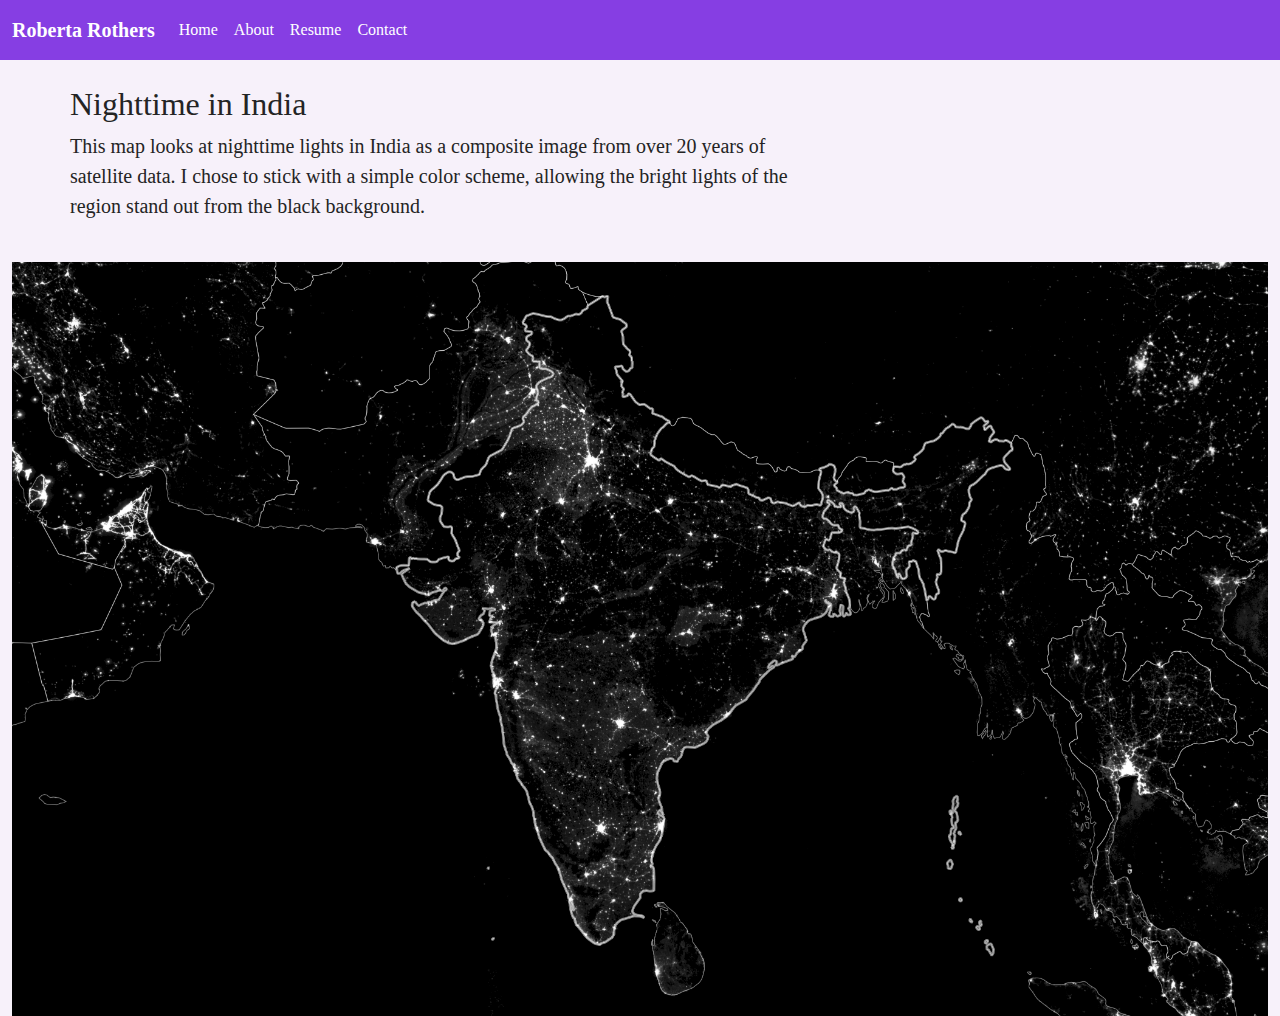
<file: portfolio/india.html>
<!DOCTYPE html>
<html lang="en">
    
<head>
    <meta charset="utf-8">
    <meta name="viewport" content="width=device-width, initial-scale=1">
    <title>Roberta Rothers</title>
    <!-- <link href='https://fonts.googleapis.com/css?family=Montserrat:400,700' rel='stylesheet' type='text/css'> -->

    <!--put your Bootstrap stylesheet links below this comment and above style.css-->
    <link rel="stylesheet" href="../css/bootstrap.min.css">
    <link rel="stylesheet" href="../css/style.css">
</head>

<body>
    <!-- Create the navbar -->
    <nav class="navbar navbar-expand-lg navbar-default">
        <!-- Container inside the navbar header to span the page -->
        <div class="container-fluid">
            <!-- Creates the navbar header -->
            <a class="navbar-brand" href="#">Roberta Rothers</a>
            <!-- This complex script is just for a hamburger button, which will appear on smaller screens -->
            <button class="navbar-toggler" type="button" data-bs-toggle="collapse" data-bs-target="#navbarNav" aria-controls="navbarNav" aria-expanded="false" aria-label="Toggle navigation">
                <svg width="1em" height="1em" viewBox="0 0 16 16" class="bi bi-list" xmlns="http://www.w3.org/2000/svg">
                    <path fill-rule="evenodd" d="M2.5 11.5A.5.5 0 0 1 3 11h10a.5.5 0 0 1 0 1H3a.5.5 0 0 1-.5-.5zm0-4A.5.5 0 0 1 3 7h10a.5.5 0 0 1 0 1H3a.5.5 0 0 1-.5-.5zm0-4A.5.5 0 0 1 3 3h10a.5.5 0 0 1 0 1H3a.5.5 0 0 1-.5-.5z" /></svg>
                <span class="menu"> Menu</span>
            </button>
            <!-- Links to include in navbar -->
            <div class="collapse navbar-collapse" id="navbarNav">
                <!-- Unordered list for links on navbar -->
                <ul class="navbar-nav">
                    <li class="nav-item">
                        <a class="nav-link active" aria-current="page" href="#">Home</a>
                    </li>
                    <li class="nav-item">
                        <a class="nav-link" href="about.html">About</a>
                    </li>
                    <li class="nav-item">
                        <a class="nav-link" href="resume.html">Resume</a>
                    </li>
                    <li class="nav-item">
                        <a class="nav-link" href="contact.html">Contact</a>
                    </li>
                </ul>
            </div> <!-- end .navbar-collapse -->
        </div> <!-- end .container-fluid -->
    </nav> <!-- end navigation bar -->  

    <div class="container">
        <div class="row">
            <div class="col-md-8 col-md-offset-2 col-xs-10 col-xs-offset-1">
                <h2 class="portfolio-title">Nighttime in India</h2>
                <p class="portfolio-description">
                    This map looks at nighttime lights in India as a composite image from over 20 years of satellite data. I chose to stick with a simple color scheme, allowing the bright lights of the region stand out from the black background.
                </p>
            </div>
        </div>
    </div>
    <div class="container-fluid">
        <div class="row">
            <div class="col-md-12 portfolio-image">
                <a href="../assets/india-nighttime.png"><img src="../assets/india-nighttime.png" alt="Nighttime Lights in India" class="center-block img-responsive"/></a>
            </div>
        </div>
    </div>

    <!--put your external script links here-->
    <script type="text/javascript" src="../lib/jquery-3.5.1.min.js"></script>
    <script type="text/javascript" src="../lib/bootstrap.min.js"></script>
</body></html>
</file>
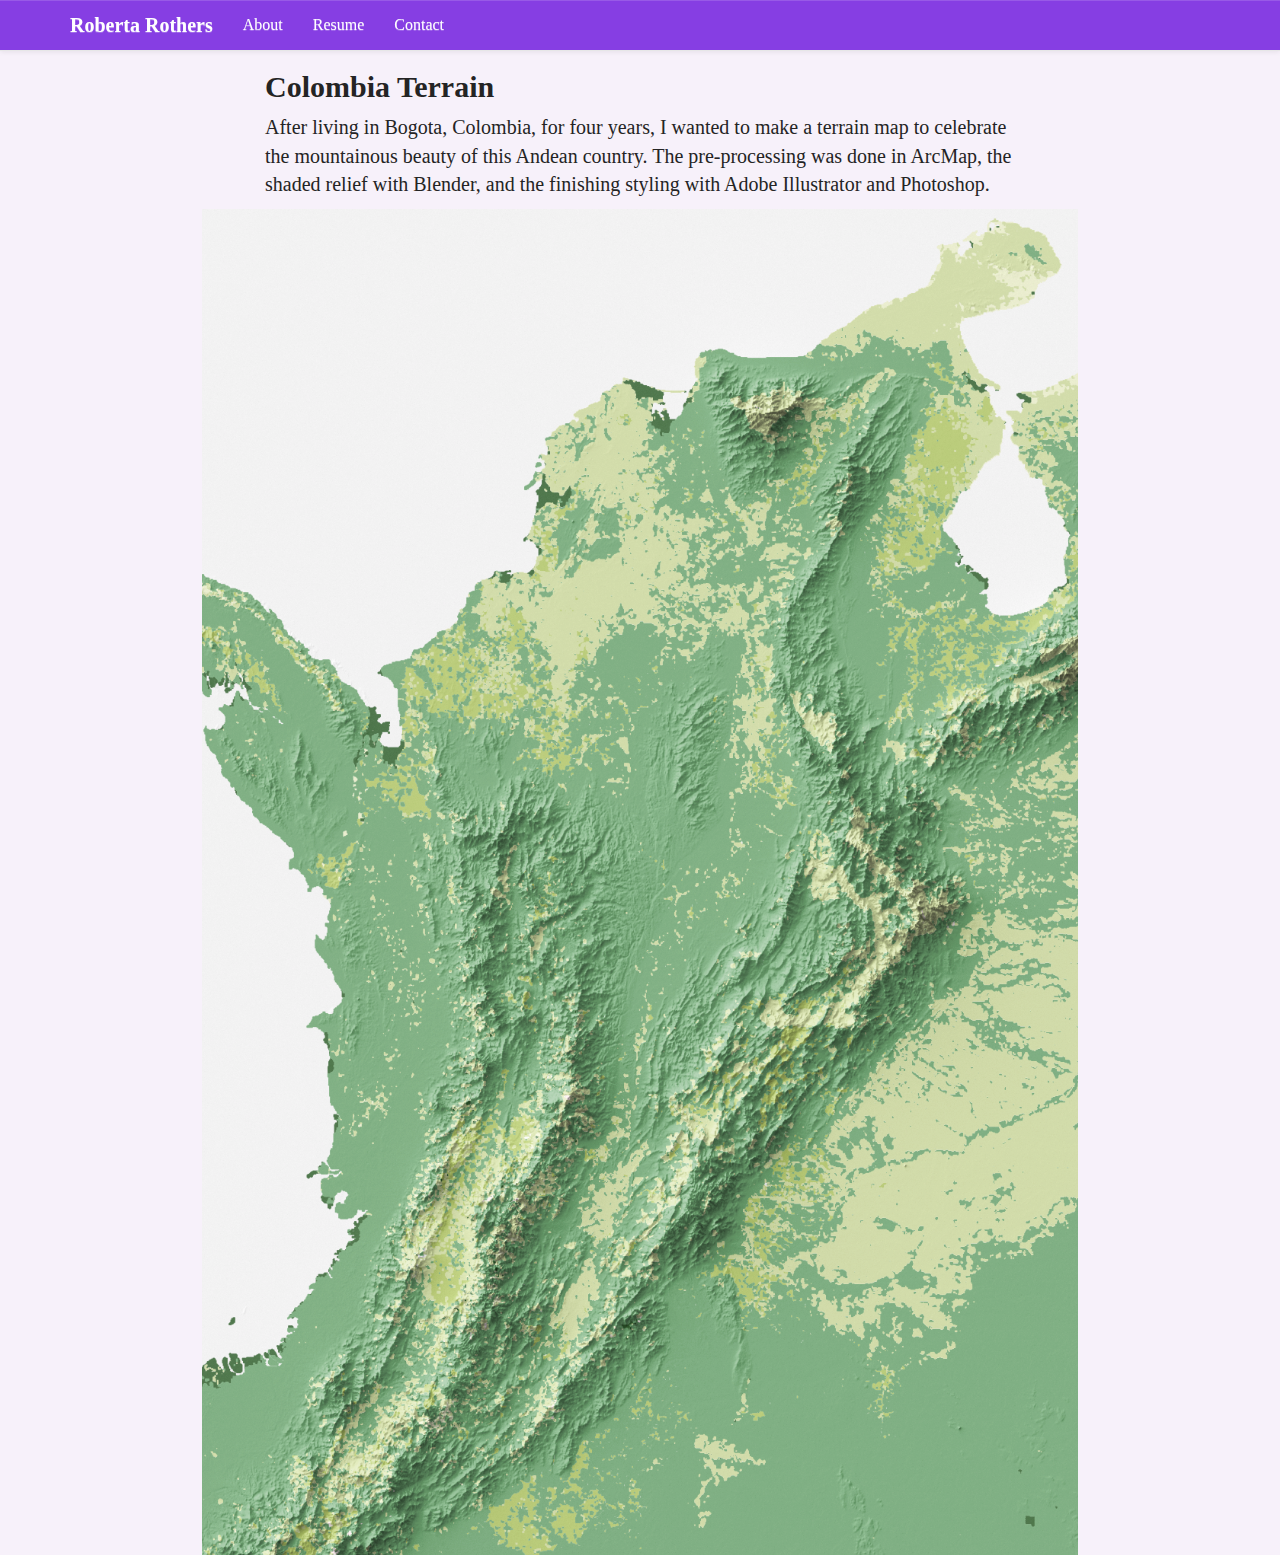
<file: old/portfolio/colombia.html>
<!DOCTYPE html>
<html lang="en">
	<head>
		<meta charset="utf-8">
		<meta name="viewport" content="width=device-width, initial-scale=1">
		<title>Roberta Rothers</title>
		<!-- <link href='https://fonts.googleapis.com/css?family=Montserrat:400,700' rel='stylesheet' type='text/css'> -->

		<!--put your Bootstrap stylesheet links below this comment and above style.css-->
		<link rel="stylesheet" href="../css/bootstrap.min.css">
		<link rel="stylesheet" href="../css/bootstrap-theme.min.css">
		<link rel="stylesheet" href="../css/style.css">
		<!--[if IE<9]>
			<link rel="stylesheet" href="css/style.ie.css">
		<![endif]-->
	</head>

	<body>
		<nav class="navbar navbar-default navbar-fixed-top"> <!-- Creates the navbar -->
		  <div class="container">
		    <div class="navbar-header"> <!-- Creates the navbar header -->
					<button type="button" class="navbar-toggle collapsed" data-toggle="collapse" data-target="#navbar" aria-expanded="false" aria-controls="navbar">
		        <span class="sr-only">Toggle navigation</span> <!-- Used for screen readers for accessibility -->
						<span class="glyphicon glyphicon-menu-hamburger"></span><span class="menu"> Menu</span>
		      </button> <!-- Hamburger button for smaller devices -->
					<a class="navbar-brand" href="../index.html">Roberta Rothers</a> <!-- Your website brand name -->
		    </div>

		    <div id="navbar" class="collapse navbar-collapse"> <!-- Links to include in navbar -->
		      <ul class="nav navbar-nav">  <!-- Unordered list for links on navbar -->
		        <li><a href="../about.html">About</a></li>
						<li><a href="../resume.html">Resume</a></li>
		        <li><a href="../contact.html">Contact</a></li>
		      </ul>
		    </div> <!-- end .navbar-collapse -->
		  </div> <!-- end .container -->
		</nav> <!-- end navigation bar -->

		<div class="container">
			<div class="row">
				<div class="col-md-8 col-md-offset-2 col-xs-10 col-xs-offset-1">
					<h2 class="portfolio-title">Colombia Terrain</h2>
					<p class="portfolio-description">
						After living in Bogota, Colombia, for four years, I wanted to make a terrain map to celebrate the mountainous beauty of this Andean country. The pre-processing was done in ArcMap, the shaded relief with Blender, and the finishing styling with Adobe Illustrator and Photoshop.
					</p>
				</div>
			</div>
			<div class="row">
				<div class="col-md-12 portfolio-image">
					<a href="../assets/colombia-terrain-map.png"><img src="../assets/colombia-terrain-map.png" alt="Colombia Terrain Map" class="center-block img-responsive"/></a>
				</div>
			</div>
		</div>

		<!--put your external script links here-->
		<script type="text/javascript" src="../lib/jquery-1.11.3.js"></script>
		<script type="text/javascript" src="../lib/bootstrap.min.js"></script>
	</body>
</html>
</file>
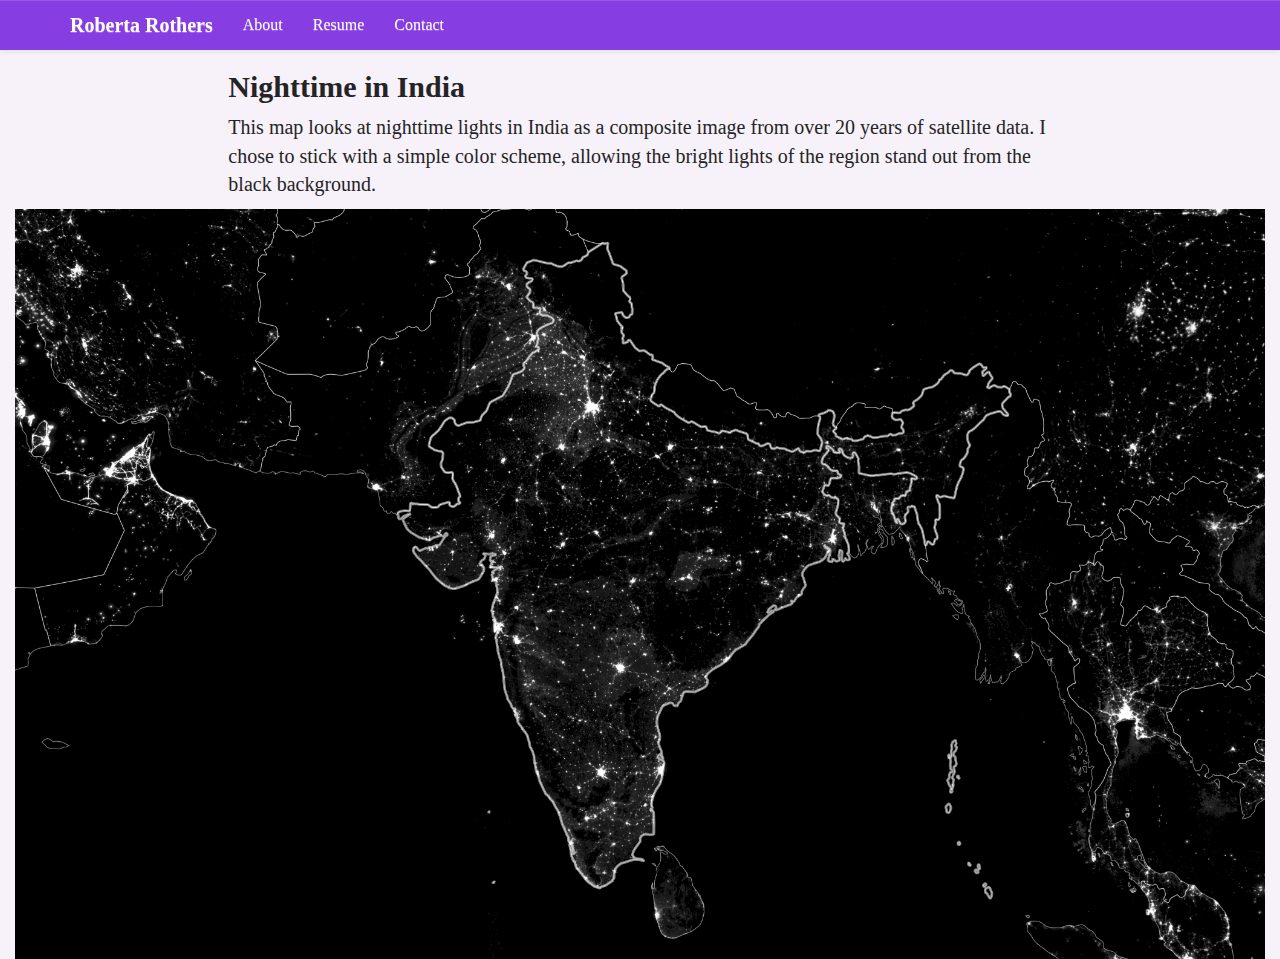
<file: old/portfolio/india.html>
<!DOCTYPE html>
<html lang="en">
	<head>
		<meta charset="utf-8">
		<meta name="viewport" content="width=device-width, initial-scale=1">
		<title>Roberta Rothers</title>
		<!-- <link href='https://fonts.googleapis.com/css?family=Montserrat:400,700' rel='stylesheet' type='text/css'> -->

		<!--put your Bootstrap stylesheet links below this comment and above style.css-->
		<link rel="stylesheet" href="../css/bootstrap.min.css">
		<link rel="stylesheet" href="../css/bootstrap-theme.min.css">
		<link rel="stylesheet" href="../css/style.css">
		<!--[if IE<9]>
			<link rel="stylesheet" href="css/style.ie.css">
		<![endif]-->
	</head>

	<body>
		<nav class="navbar navbar-default navbar-fixed-top"> <!-- Creates the navbar -->
		  <div class="container">
		    <div class="navbar-header"> <!-- Creates the navbar header -->
					<button type="button" class="navbar-toggle collapsed" data-toggle="collapse" data-target="#navbar" aria-expanded="false" aria-controls="navbar">
		        <span class="sr-only">Toggle navigation</span> <!-- Used for screen readers for accessibility -->
						<span class="glyphicon glyphicon-menu-hamburger"></span><span class="menu"> Menu</span>
		      </button> <!-- Hamburger button for smaller devices -->
					<a class="navbar-brand" href="../index.html">Roberta Rothers</a> <!-- Your website brand name -->
		    </div>

		    <div id="navbar" class="collapse navbar-collapse"> <!-- Links to include in navbar -->
		      <ul class="nav navbar-nav">  <!-- Unordered list for links on navbar -->
		        <li><a href="../about.html">About</a></li>
						<li><a href="../resume.html">Resume</a></li>
		        <li><a href="../contact.html">Contact</a></li>
		      </ul>
		    </div> <!-- end .navbar-collapse -->
		  </div> <!-- end .container -->
		</nav> <!-- end navigation bar -->

		<div class="container-fluid">
			<div class="row">
				<div class="col-md-8 col-md-offset-2 col-xs-10 col-xs-offset-1">
					<h2 class="portfolio-title">Nighttime in India</h2>
					<p class="portfolio-description">
						This map looks at nighttime lights in India as a composite image from over 20 years of satellite data. I chose to stick with a simple color scheme, allowing the bright lights of the region stand out from the black background.
					</p>
				</div>
			</div>
			<div class="row">
				<div class="col-md-12 portfolio-image">
					<a href="../assets/india-nighttime.png"><img src="../assets/india-nighttime.png" alt="Nighttime Lights in India" class="center-block img-responsive"/></a>
				</div>
			</div>
		</div>

		<!--put your external script links here-->
		<script type="text/javascript" src="../lib/jquery-1.11.3.js"></script>
		<script type="text/javascript" src="../lib/bootstrap.min.js"></script>
	</body>
</html>
</file>
<file: css/style.css>
/***** NAVBAR *****/

.navbar {
    background-color: #863ee3;
    border-radius: 0;
}

/* Navbar title */
.navbar-default .navbar-brand {
    color: white;
    font-size: px;
    font-weight: bold;
}

/* Navbar hover effects */
.navbar-default .navbar-brand:hover,
.navbar-default .navbar-brand:focus,
.navbar-default .navbar-nav > li > a:hover,
.navbar-default .navbar-nav > li > a:focus {
    color: #ebd122;
    text-decoration: none;
}

/* Navbar links */
.navbar-default .navbar-nav > li > a {
    color: #fff;
    font-size: 16px;
    padding: 10px;
}

/* Navbar collapsed styles */
.navbar-toggler {
    color: #fff;
    border-color: #fff;
    background-color: #863ee3;
    border-radius: 4px;
    border: 1px solid;
    fill: #fff;
    font-size: 16px;
    position: relative;
    margin-right: 10px;
}

.navbar-toggler:hover,
.navbar-toggler:focus {
    background-color: #ebd122;
    color: #242424;
    fill: #242424;
    border-color: #fff;

}

/*** JUMBOTRON ***/

.jumbotron {
    background-image: url("../assets/contour-lines.png");
    text-align: center;
    color: #fff;
    padding: 3%;
    border-radius: 0px;
}

.jumbotron h2 {
    font-size: 36px;
    font-weight: bold;
}

.img-responsive{
    width:100%;
}

/*** CARD ***/

.card {
    background-color: #fff;
    border-color: #cccccc;
    border-width: 1px;
    width: 100%;
}

.card:hover {
    border-color: #ebd122;
}

/*** Basic Text Styles ***/

#about-world {
    max-height: 200px;
}

.resume h3 {
    font-weight: bold;
}


hr {
    border-color: white;
    border-width: 2px;
}

p {
    font-size: 20px;
}

a {
    color: #863ee3;
}

a:hover {
    color: #ebd122;
}

.container{
    padding:25px 0;
}

body {

    font-family: 'Georgia', serif;
    background-color: #f7f1fa;
    color: #242424;
}
</file>
<file: old/css/style.css>
/***** NAVBAR *****/
.navbar-default {
  background-color: #863ee3;
  border-radius: 0;
  background-image: none;
}

/* Navbar title */
.navbar-default .navbar-brand {
  color: white;
  font-size: 20px;
  font-weight: bold;
}

/* Navbar hover effects */
.navbar-default .navbar-brand:hover,
.navbar-default .navbar-brand:focus,
.navbar-default .navbar-nav > li > a:hover,
.navbar-default .navbar-nav > li > a:focus {
    color: #ebd122;
}

/* Navbar links */
.navbar-default .navbar-nav > li > a {
  color: #fff;
  font-size: 16px;
}

/* Navbar collapsed styles */
.navbar-header .navbar-toggle {
  color: #fff;
}

.navbar-header .navbar-toggle:hover,
.navbar-header .navbar-toggle:focus {
  background-color: #ebd122;
  color: #242424;
}

/*** Portfolio pieces ***/
.portfolio-thumbnail {
  background-color: #fff;
  border-color: #863ee3;
  border-width: 2px;
  width: 95%;
}

.portfolio-thumbnail:hover {
  border-color: #ebd122;
}

.portfolio-title {
  font-weight: bold;
}

.portfolio-description {
}

.portfolio-image {
}

#about-world {
  max-height: 200px;
}

.resume h3 {
  font-weight: bold;
}

hr {
  border-color: white;
  border-width: 2px;
}

p {
  font-size: 20px;
}

a {
  color: #863ee3;
}

a:hover {
  color: #ebd122;
}

.jumbotron {
  background-image: url("../assets/contour-lines.png");
  text-align: center;
  color: #fff;
  padding: 2%;
}

.jumbotron h2 {
  font-size: 36px;
  font-weight: bold;
}

body {
  padding-top: 50px;
  font-family: 'Georgia', serif;
  background-color: #f7f1fa;
  color: #242424;
}
</file>
